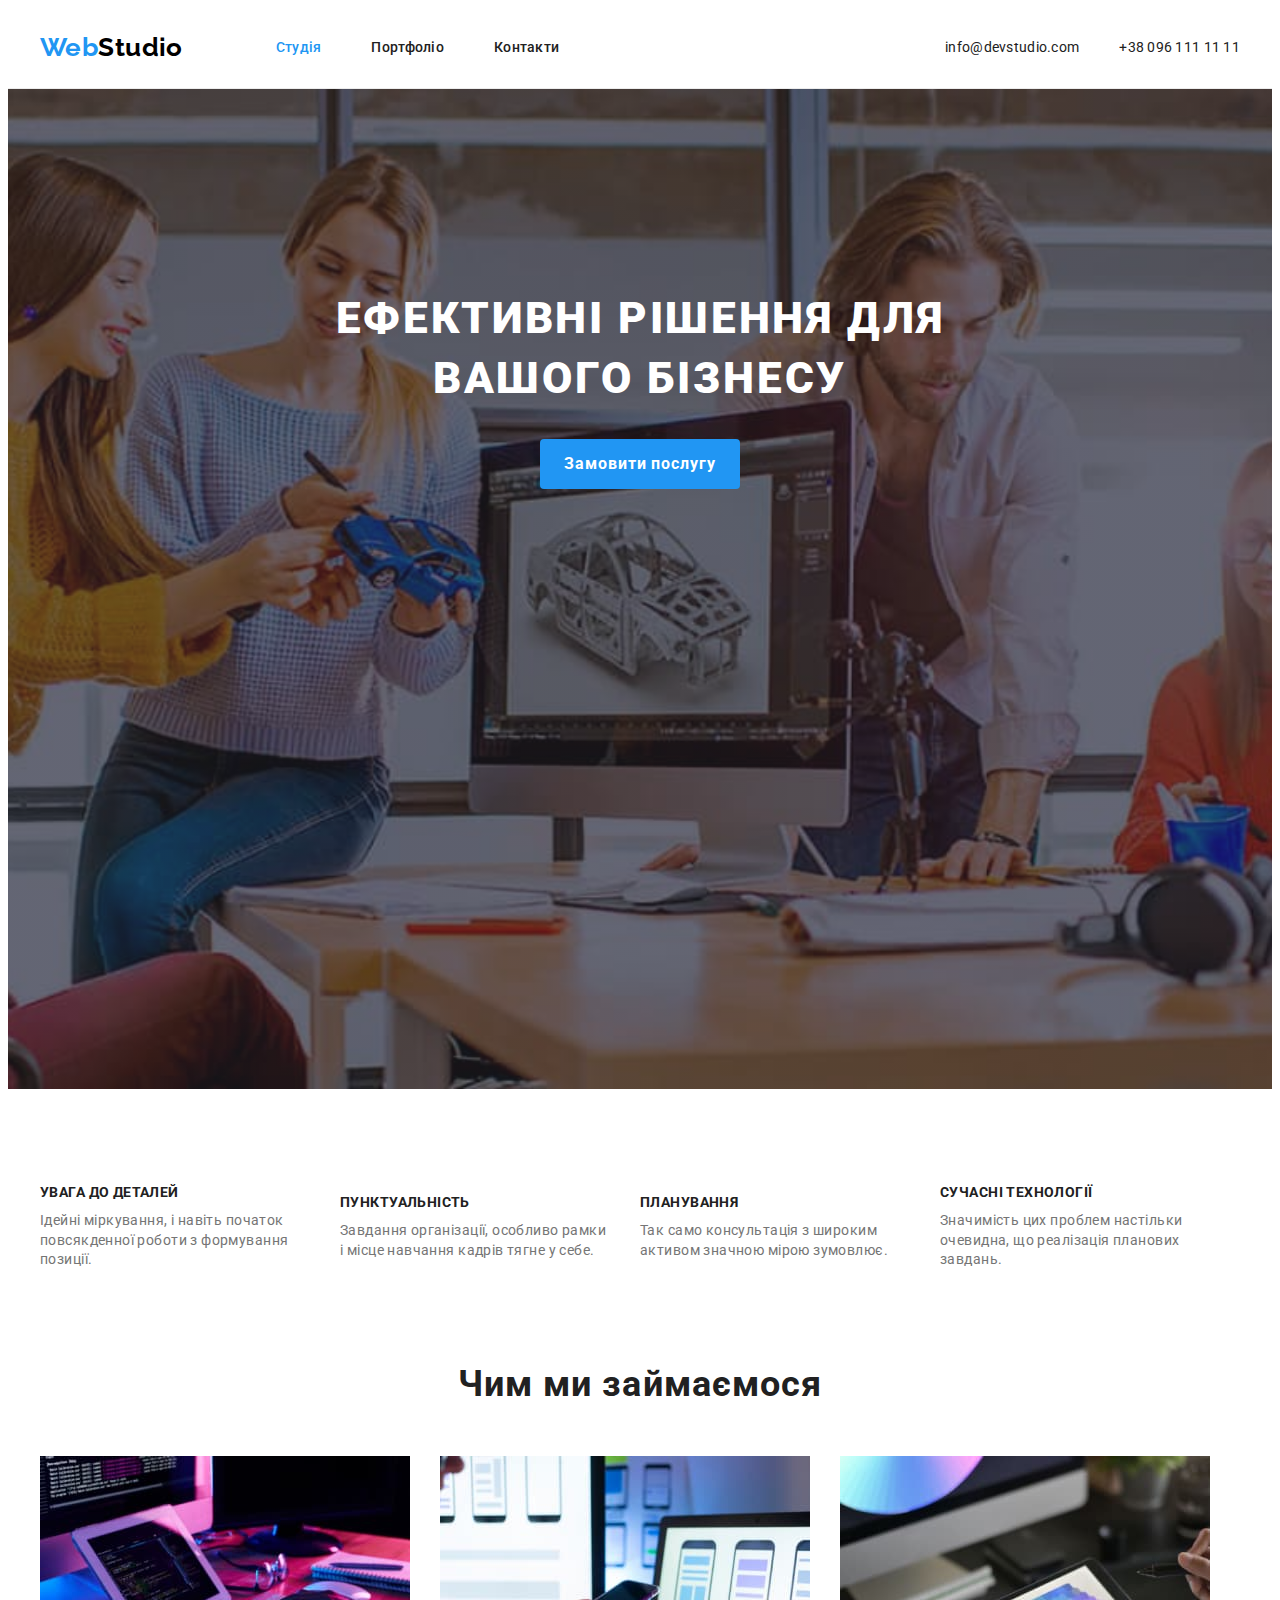
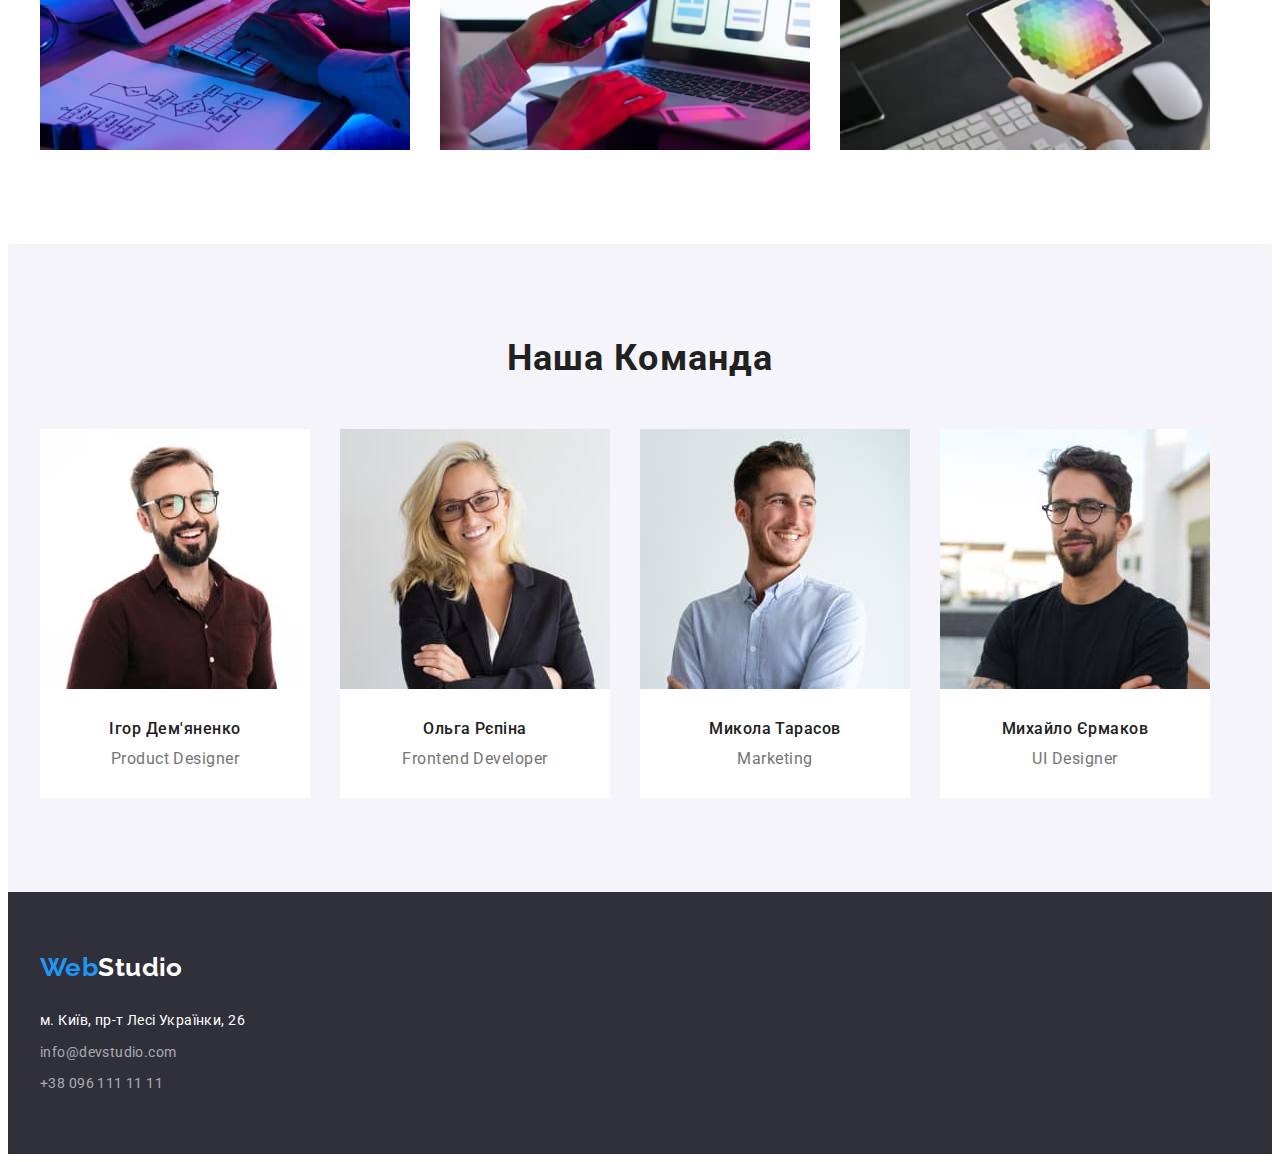
<file: index.html>
<!DOCTYPE html>
<html lang="uk">
  <head>
    <meta charset="UTF-8" />
    <meta http-equiv="X-UA-Compatible" content="IE=edge" />
    <meta name="viewport" content="width=device-width, initial-scale=1.0" />
    <link rel="preconnect" href="https://fonts.googleapis.com" />
    <link rel="preconnect" href="https://fonts.gstatic.com" crossorigin />
    <link
      href="https://fonts.googleapis.com/css2?family=Raleway:wght@700&family=Roboto:wght@400;500;700;900&display=swap"
      rel="stylesheet"
    />
    <link
      rel="stylesheet"
      href="https://cdnjs.cloudflare.com/ajax/libs/modern-normalize/1.1.0/modern-normalize.min.css"
      integrity="sha512-wpPYUAdjBVSE4KJnH1VR1HeZfpl1ub8YT/NKx4PuQ5NmX2tKuGu6U/JRp5y+Y8XG2tV+wKQpNHVUX03MfMFn9Q=="
      crossorigin="anonymous"
      referrerpolicy="no-referrer"
    />

    <link rel="stylesheet" href="./css/style.css" />
    <title>Головна</title>
  </head>
  <body>
    <header class="header">
      <div class="container header-container">
        <a href="./index.html" class="header-logo"
          ><span class="accent">Web</span>Studio</a
        >
        <nav class="header-nav">
          <ul class="site-nav list">
            <li class="site-nav-item">
              <a href="./index.html" class="link current">Студія</a>
            </li>
            <li class="site-nav-item">
              <a href="./portfolio.html" class="link">Портфоліо</a>
            </li>
            <li class="site-nav-item">
              <a href="#" class="link">Контакти</a>
            </li>
          </ul>
        </nav>
        <ul class="list aside-list">
          <li class="aside-item">
            <a href="mailto:info@devstudio.com" class="aside"
              >info@devstudio.com</a
            >
          </li>
          <li class="aside-item">
            <a href="tel:+380961111111" class="aside">+38 096 111 11 11</a>
          </li>
        </ul>
      </div>
    </header>

    <main>
      <!--Блок Герой-->
      <section class="hero-section">
        <div class="container">
          <h1 class="hero-title">Ефективні рішення для вашого бізнесу</h1>
          <button type="button" class="button button-main">
            Замовити послугу
          </button>
        </div>
      </section>
      <!--Перша секція-->
      <section class="section-main section">
        <div class="container">
          <h2 class="visually-hidden">Значемість цих проектів</h2>
          <ul class="list main-list">
            <li class="main-item">
              <h3 class="section-title">Увага до деталей</h3>
              <p class="section-text">
                Ідейні міркування, і навіть початок повсякденної роботи з
                формування позиції.
              </p>
            </li>
            <li class="main-item">
              <h3 class="section-title">Пунктуальність</h3>
              <p class="section-text">
                Завдання організації, особливо рамки і місце навчання кадрів
                тягне у себе.
              </p>
            </li>
            <li class="main-item">
              <h3 class="section-title">Планування</h3>
              <p class="section-text">
                Так само консультація з широким активом значною мірою зумовлює.
              </p>
            </li>
            <li class="main-item">
              <h3 class="section-title">Сучасні технології</h3>
              <p class="section-text">
                Значимість цих проблем настільки очевидна, що реалізація
                планових завдань.
              </p>
            </li>
          </ul>
        </div>
      </section>
      <!--Друга секція. Чим займається ця студія.-->
      <section class="section-job section">
        <div class="container">
          <h2 class="title">Чим ми займаємося</h2>
          <ul class="list list-work">
            <li class="item-work">
              <img
                src="./images/dekstop.jpg"
                alt="Людина працює за комп'ютером"
                width="370"
                height="294"
                class="list"
              />
            </li>
            <li class="item-work">
              <img
                src="./images/mob-app.jpg"
                alt="Людина над мобільними додадтками"
                width="370"
                height="294"
                class="list"
              />
            </li>
            <li class="item-work">
              <img
                src="./images/web-design.jpg"
                alt="Людина розглядає кольорову палітру на планшеті"
                width="370"
                height="294"
                class="list"
              />
            </li>
          </ul>
        </div>
      </section>

      <!--Працівники-->
      <section class="section section-worker">
        <div class="container section-worker">
          <h2 class="title">Наша Команда</h2>
          <ul class="list worker-list">
            <li class="worker-item">
              <img
                src="./images/igor1.jpg"
                alt="Усміхнений хлопець в  бордовій сорочці і окулярах"
                width="270"
              />
              <div class="worker-box">
                <h3 class="user">Ігор Дем'яненко</h3>
                <p class="user-text">Product Designer</p>
              </div>
            </li>
            <li class="worker-item">
              <img
                src="./images/olga1.jpg"
                alt="Білява дівчина в окулярах"
                width="270"
              />
              <div class="worker-box">
                <h3 class="user">Ольга Рєпіна</h3>
                <p class="user-text">Frontend Developer</p>
              </div>
            </li>
            <li class="worker-item">
              <img
                src="./images/mykola1.jpg"
                alt="Шатен в блакитній сорочці"
                width="270"
              />
              <div class="worker-box">
                <h3 class="user">Микола Тарасов</h3>
                <p class="user-text">Marketing</p>
              </div>
            </li>
            <li class="worker-item">
              <img
                src="./images/myhailo1.jpg"
                alt="Хлопець в окулярах і в чорній сорочці"
                width="270"
              />
              <div class="worker-box">
                <h3 class="user">Михайло Єрмаков</h3>
                <p class="user-text">UI Designer</p>
              </div>
            </li>
          </ul>
        </div>
      </section>
    </main>
    <!--Dungeons and dragons-->

    <footer class="section-footer footer">
      <div class="container">
        <a href="./index.html" class="footer-logo"
          ><span class="accent">Web</span>Studio</a
        >
        <address class="address">
          <ul class="list footer-list">
            <li class="footer-item">
              <a
                href="https://goo.gl/maps/Uyhi9Q8qLwNsMNCV8"
                target="_blank"
                rel="noopener noreferrer nofollow"
                class="footer-link"
                >м. Київ, пр-т Лесі Українки, 26</a
              >
            </li>
            <li class="footer-item">
              <a href="mailto:info@devstudio.com" class="footer-aside"
                >info@devstudio.com</a
              >
            </li>
            <li class="footer-item">
              <a href="tel:+380961111111" class="footer-aside"
                >+38 096 111 11 11</a
              >
            </li>
          </ul>
        </address>
      </div>
    </footer>
  </body>
</html>
</file>
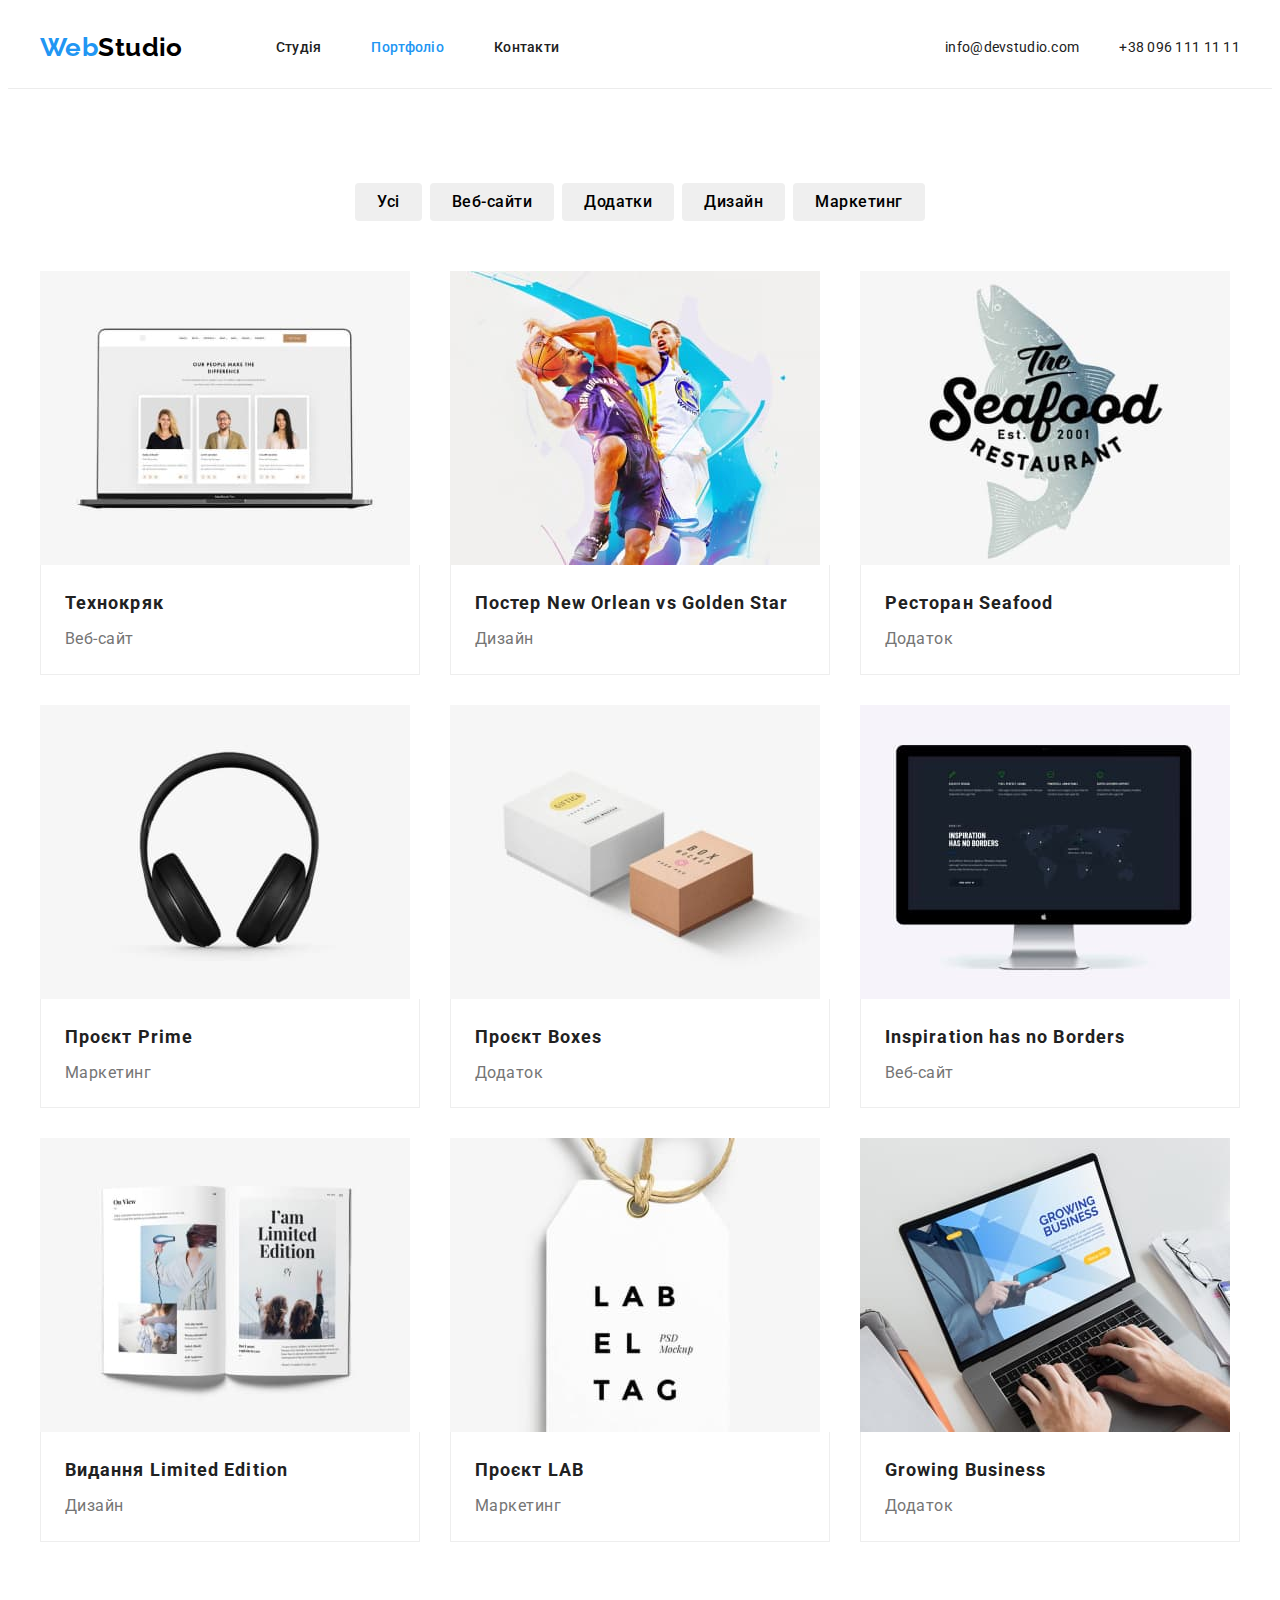
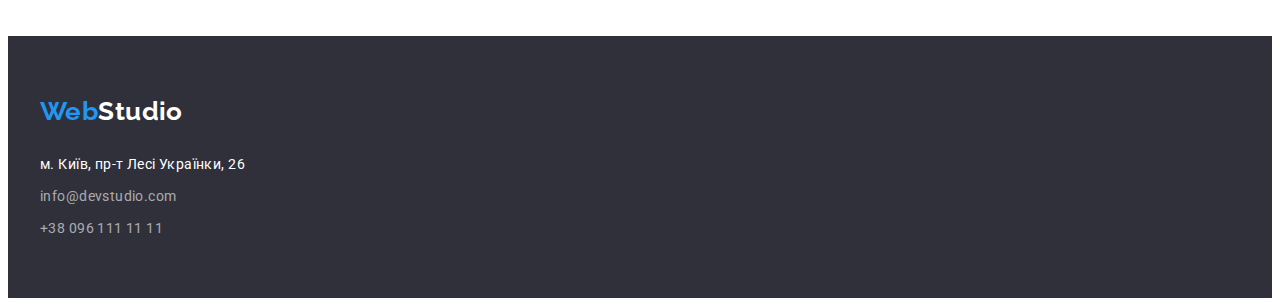
<file: portfolio.html>
<!DOCTYPE html>
<html lang="uk">
  <head>
    <meta charset="UTF-8" />
    <meta http-equiv="X-UA-Compatible" content="IE=edge" />
    <meta name="viewport" content="width=device-width, initial-scale=1.0" />
    <link rel="preconnect" href="https://fonts.googleapis.com" />
    <link rel="preconnect" href="https://fonts.gstatic.com" crossorigin />
    <link
      href="https://fonts.googleapis.com/css2?family=Raleway:wght@700&family=Roboto:wght@400;500;700;900&display=swap"
      rel="stylesheet"
    />
    <link
      rel="stylesheet"
      href="https://cdnjs.cloudflare.com/ajax/libs/modern-normalize/1.1.0/modern-normalize.min.css"
      integrity="sha512-wpPYUAdjBVSE4KJnH1VR1HeZfpl1ub8YT/NKx4PuQ5NmX2tKuGu6U/JRp5y+Y8XG2tV+wKQpNHVUX03MfMFn9Q=="
      crossorigin="anonymous"
      referrerpolicy="no-referrer"
    />
    <link rel="stylesheet" href="./css/style.css" />
    <title>Портфоліо</title>
  </head>
  <body>
    <!-- Шапка -->
    <header class="header">
      <div class="container header-container">
        <a href="./index.html" class="header-logo"
          ><span class="accent">Web</span>Studio</a
        >
        <nav class="header-nav">
          <ul class="site-nav list">
            <li class="site-nav-item">
              <a href="./index.html" class="link">Студія</a>
            </li>
            <li class="site-nav-item">
              <a href="./portfolio.html" class="link current">Портфоліо</a>
            </li>
            <li class="site-nav-item">
              <a href="#" class="link">Контакти</a>
            </li>
          </ul>
        </nav>
        <ul class="list aside-list">
          <li class="aside-item">
            <a href="mailto:info@devstudio.com" class="aside"
              >info@devstudio.com</a
            >
          </li>
          <li class="aside-item">
            <a href="tel:+380961111111" class="aside">+38 096 111 11 11</a>
          </li>
        </ul>
      </div>
    </header>
    <main>
      <section class="section">
        <div class="container">
          <h1 class="visually-hidden">Фільтри</h1>
          <ul class="list portfolio-list-btn">
            <li class="portfolio-btn-item">
              <button type="button" class="portfolio-button">Усі</button>
            </li>
            <li class="portfolio-btn-item">
              <button type="button" class="portfolio-button">Веб-сайти</button>
            </li>
            <li class="portfolio-btn-item">
              <button type="button" class="portfolio-button">Додатки</button>
            </li>
            <li class="portfolio-btn-item">
              <button type="button" class="portfolio-button">Дизайн</button>
            </li>
            <li class="portfolio-btn-item">
              <button type="button" class="portfolio-button">Маркетинг</button>
            </li>
          </ul>
          <ul class="list portfolio-list">
            <li class="portfolio-item">
              <a class="portfolio-link" href="#">
                <img
                  src="./images-for-portfolio/technokrack.jpg"
                  alt="Ноутбук з увімкненим сайтом"
                  width="370"
                />
                <div class="portfolio-box">
                  <h2 class="portfolio-title">Технокряк</h2>
                  <p class="portfolio-text">Веб-сайт</p>
                </div>
              </a>
            </li>
            <li class="portfolio-item">
              <a class="portfolio-link" href="#">
                <img
                  src="./images-for-portfolio/basketball.jpg"
                  alt="Двое людей грають в баскетбол"
                  width="370"
                />
                <div class="portfolio-box">
                  <h2 class="portfolio-title">
                    Постер New Orlean vs Golden Star
                  </h2>
                  <p class="portfolio-text">Дизайн</p>
                </div>
              </a>
            </li>
            <li class="portfolio-item">
              <a class="portfolio-link" href="#">
                <img
                  src="./images-for-portfolio/seafood.jpg"
                  alt="риба з назвою ресторана"
                  width="370"
                />
                <div class="portfolio-box">
                  <h2 class="portfolio-title">Ресторан Seafood</h2>
                  <p class="portfolio-text">Додаток</p>
                </div>
              </a>
            </li>
            <li class="portfolio-item">
              <a class="portfolio-link" href="#">
                <img
                  src="./images-for-portfolio/headphones.jpg"
                  alt="Чорні навушники"
                  width="370"
                />
                <div class="portfolio-box">
                  <h2 class="portfolio-title">Проєкт Prime</h2>
                  <p class="portfolio-text">Маркетинг</p>
                </div>
              </a>
            </li>
            <li class="portfolio-item">
              <a class="portfolio-link" href="#">
                <img
                  src="./images-for-portfolio/boxes.jpg"
                  alt="Дві коробки, одна біла друга коричнева"
                  width="370"
                />
                <div class="portfolio-box">
                  <h2 class="portfolio-title">Проєкт Boxes</h2>
                  <p class="portfolio-text">Додаток</p>
                </div>
              </a>
            </li>
            <li class="portfolio-item">
              <a class="portfolio-link" href="#">
                <img
                  src="./images-for-portfolio/monitor.jpg"
                  alt="Монітор з увімкненим додатком"
                  width="370"
                />
                <div class="portfolio-box">
                  <h2 class="portfolio-title">Inspiration has no Borders</h2>
                  <p class="portfolio-text">Веб-сайт</p>
                </div>
              </a>
            </li>
            <li class="portfolio-item">
              <a class="portfolio-link" href="#">
                <img
                  src="./images-for-portfolio/book.jpg"
                  alt="Розгорнута книжка лежить на столі"
                  width="370"
                />
                <div class="portfolio-box">
                  <h2 class="portfolio-title">Видання Limited Edition</h2>
                  <p class="portfolio-text">Дизайн</p>
                </div>
              </a>
            </li>
            <li class="portfolio-item">
              <a class="portfolio-link" href="#">
                <img
                  src="./images-for-portfolio/lab.jpg"
                  alt="Біла бірка з назвою продукту"
                  width="370"
                />
                <div class="portfolio-box">
                  <h2 class="portfolio-title">Проєкт LAB</h2>
                  <p class="portfolio-text">Маркетинг</p>
                </div>
              </a>
            </li>
            <li class="portfolio-item">
              <a class="portfolio-link" href="#">
                <img
                  src="./images-for-portfolio/final.jpg"
                  alt="Людина працює за ноутбуком"
                  width="370"
                />
                <div class="portfolio-box">
                  <h2 class="portfolio-title">Growing Business</h2>
                  <p class="portfolio-text">Додаток</p>
                </div>
              </a>
            </li>
          </ul>
        </div>
      </section>
    </main>
    <!--Dungeons and dragons-->
    <footer class="section-footer footer">
      <div class="container">
        <a href="./index.html" class="footer-logo"
          ><span class="accent">Web</span>Studio</a
        >
        <address class="address">
          <ul class="list footer-list">
            <li class="footer-item">
              <a
                href="https://goo.gl/maps/Uyhi9Q8qLwNsMNCV8"
                target="_blank"
                rel="noopener noreferrer nofollow"
                class="footer-link"
                >м. Київ, пр-т Лесі Українки, 26</a
              >
            </li>
            <li class="footer-item">
              <a href="mailto:info@devstudio.com" class="footer-aside"
                >info@devstudio.com</a
              >
            </li>
            <li class="footer-item">
              <a href="tel:+380961111111" class="footer-aside"
                >+38 096 111 11 11</a
              >
            </li>
          </ul>
        </address>
      </div>
    </footer>
  </body>
</html>
</file>
<file: css/style.css>
/* коріння */
:root {
    --color-blue: #2196F3; 
    --color-btn-focus: #188CE8;
    --color-text-header: #000000;
    --color-text-primary: #757575;
    --color-text-secondary: #212121; 
    --color-bcg-head-foot: #2F303A;
    --color-white-txt: #FFFFFF;
    --color-sect-worker: #F5F4FA;
    --color-border: #ECECEC;
    --color-desciption: #EEEEEE;



}

img {
    display: block;
    max-width: 100%;
    height: auto;
}
body {
    color: var(--color-text-primary);
    background: var(--color-white-txt);
    font-family: 'roboto', sans-serif;
    font-size: 14px;
    line-height: 1.4;
    letter-spacing: 0.03em;
}

h1,
h2,
h3,
h4,
h5,
h6,
p {
    margin-top: 0;
}

.container {
    max-width: 1200px;
    padding-left: 15px;
    padding-right: 15px;
    margin: 0 auto;
}
.section {
    padding-top: 94px;
    padding-bottom: 94px;
}

/* Скритий заголовок */

.visually-hidden {
    position: absolute;
    white-space: nowrap;
    width: 1px;
    height: 1px;
    overflow: hidden;
    border: 0;
    padding: 0;
    clip: rect(0 0 0 0);
    clip-path: inset(50%);
    margin: -1px;
}

.header-nav {
    display: flex;
}

.site-nav, 
.link.current {
    color: var(--color-blue);
}
.list {
    
    list-style: none;
    padding: 0;
    margin: 0;
}

/* logo */
.header-nav {
    display: flex;
}

.accent {
    color: var(--color-blue);
    text-decoration: none;
    font-weight: 700;
    font-size: 26px;
    line-height: 1.2;
    
}
.header {
    border: 1px var(--color-border);
    margin: 0 auto;
    border-bottom: 1px solid var(--color-border);
}
.header-logo {
    display: inline-block;
    padding-top: 24px;
    padding-bottom: 25px;
    margin-right: 93px;

    color: var(--color-text-header);
    font-family: 'Raleway', sans-serif;
    text-decoration: none;
    font-weight: 700;
    font-size: 26px;
    line-height: 1.2;
}

/* Nav */

.site-nav {
    display: flex;
}

.site-nav .site-nav-item:not(:last-child) {
    margin-right: 50px;
}

.header-container {
    display: flex;
    align-items: center;
}

.link {
    display: block;
    padding-top: 31px;
        padding-bottom: 31px;

    color: var(--color-text-secondary);
    text-decoration: none;
    font-weight: 500;
    font-size: 14px;
    line-height: 1.14;
    letter-spacing: 0.02em;
}

.link:hover, 
.link:focus {
    color: var(--color-blue);
}

.aside {
    display: block;
    padding-top: 31px;
    padding-bottom: 31px;

    color: var(--color-text-secondary);
    text-decoration: none;
    font-size: 14px;
    line-height: 1.14;
    letter-spacing: 0.02em;
}

.list.aside-list {
    display: flex;
    margin-left: auto;
}

.aside-item {
    display: block;
}
.aside:hover,
.aside:focus {
    color: var(--color-blue);
}

.list .aside-item:not(:last-child) {
    margin-right: 40px;
}

/* hero */
.hero-box {
    display: block;
    

}

.hero-section {
    max-width: 1600px;
    height: 600px;

    margin-left: auto;
    margin-right: auto;

    padding-top: 200px;
    padding-bottom: 200px;

    background-image: linear-gradient(
        to bottom,
        rgba(47, 48, 58, 0.4),
        rgba(47, 48, 58, 0.4)
    ), url(../images/hero-img.jpg);
    background-repeat: no-repeat;
    background-size: cover;
    background-position: center;
    


        

    background-color: var(--color-bcg-head-foot);
    text-align: center;

}
.hero-title {
    display: block;

    width: 696px;

    
    margin: 0 auto 30px;


    color: var(--color-white-txt);
    text-align: center;
    text-transform: uppercase;

    font-weight: 900;
    font-size: 44px;
    line-height: 1.36;
    letter-spacing: 0.06em;
}
/* buttons */
.button {
    display: inline-block;
    border: 1px transparent;
    color: var(--color-white-txt);
    background-color: var(--color-blue);
    font-family: inherit;
    font-weight: 700;
    font-size: 16px;
    line-height: 1.9;
    letter-spacing: 0.06em;
    min-width: 200px;
    padding: 10px 24px;
    border-radius: 4px;
    


}
.button-main {
    display: inline-block;

    margin-left: auto;
    margin-right: auto;
    margin: 0;
}
.button-main:focus,
.button-main:hover {
    background-color:  var(--color-btn-focus);

}

.portfolio-button {
    font-family: inherit;
    font-weight: 500;
    font-size: 16px;
    line-height: 1.6;
    letter-spacing: 0.03em;
    padding: 6px 22px;
    border: none;
    border-radius: 4px;
    cursor: pointer;
        
        
    
}

.portfolio-button:focus,
.portfolio-button:hover {
    
    background-color: var(--color-btn-focus);

    color: var(--color-white-txt);
    
}
/*  sections  */

.section-title {
    display: inline-block;
    color: var(--color-text-secondary);

    font-weight: 700;
    font-size: 14px;
    line-height: 1.14;
    letter-spacing: 0.03em;
    text-transform: uppercase;
    margin-bottom: 10px;
}

.section-text {
    margin-bottom: 0;
}
.list.main-list {
    display: flex;
    align-items: center;
    margin: 0;
}
.main-item {
    width: 270px;
}
.main-item:not(:last-child) {
    margin-right: 30px;
}

.title {
    color: var(--color-text-secondary);
    font-weight: 700;
    font-size: 36px;
    line-height: 1.16;
    text-align: center;
    letter-spacing: 0.03em;
    margin-bottom: 50px;
}
.list-work {
    display: flex;
    
}

.item-work {
    margin-right: 30px;
}
.item-work:last-child {
    margin-right: 0;
} 
.section-job {
    padding-top: 0;
}
/* worker  */


.section-worker {
    background-color: var(--color-sect-worker);
}
.worker-list {
    display: flex;
}
.worker-item:not(:last-child) {
    margin-right: 30px;
}
.user {
    color: var(--color-text-secondary);
    text-align: center;
    font-weight: 500;
    font-size: 16px;
    line-height: 1.2;
    letter-spacing: 0.03em;
    margin-bottom: 10px;

}
.user-text {
    text-align: center;
    font-size: 16px;
    line-height: 1.2;
    letter-spacing: 0.03em;
    margin-bottom: 0;

}


.worker-box {
    background-color: var(--color-white-txt);
    padding: 30px;
}

/* portfol */
.portfolio-list {
    display: flex;
    flex-wrap: wrap;
}

.portfolio-item {
    width: calc((100% - 60px) / 3);
    margin-right: 30px;
    margin-bottom: 30px;
    


    /* flex-basis: 370px;
    margin-right: 30px;
    margin-bottom: 30px; */
}
.portfolio-item:nth-child(3n) {
    margin-right: 0;
}
.portfolio-item:nth-last-child(-n+3) {
    margin-bottom: 0;
} 

.portfolio-box {
    padding: 20px 24px;
    border: 1px solid var(--color-desciption);
    border-top: none;
}

.portfolio-title {
    color: var(--color-text-secondary);
    font-weight: 700;
        font-size: 18px;
        line-height: 2;
        letter-spacing: 0.06em;
        margin-bottom: 4px;
}

.portfolio-list-btn {
    display: flex;
    justify-content: center;
    margin-bottom: 50px;
}
.portfolio-btn-item {
    margin-right: 8px;
}
.portfolio-btn-item:last-child {
    margin-right: 0;
}
.portfolio-text {
    font-size: 16px;
        line-height: 1.8;
        letter-spacing: 0.03em;
        margin-bottom: 0;
}
/*footer  */
.section-footer {
    background-color: var(--color-bcg-head-foot);
}
.footer {
    padding-top: 60px;
    padding-bottom: 60px;
}
.address {
    font-style: normal;
}
.footer-logo {
    display: block;
    color: var(--color-white-txt);
    font-family: 'Raleway', sans-serif;
    text-decoration: none;
    font-weight: 700;
    font-size: 26px;
    line-height: 1.2;
    margin-bottom: 28px;
    
}
.footer-item {
    display: block;
    margin-bottom: 12px;
}
.footer-item:last-child {
    margin-bottom: 0;
}
.footer-box {
    padding: 0;
}
.footer-aside {
    color: rgba(255, 255, 255,0.6);
    text-decoration: none;
}
.footer-list {
    display: block;
}
.footer-aside:hover, .footer-aside:focus {
    color: var(--color-blue);
}
.footer-link:hover, .footer-link:focus {
    color: var(--color-blue);
}

.footer-link {
    color: var(--color-white-txt);
    text-decoration: none;
}

.portfolio-link {
    text-decoration: none;
    color: var(--color-text-primary);
}
</file>
